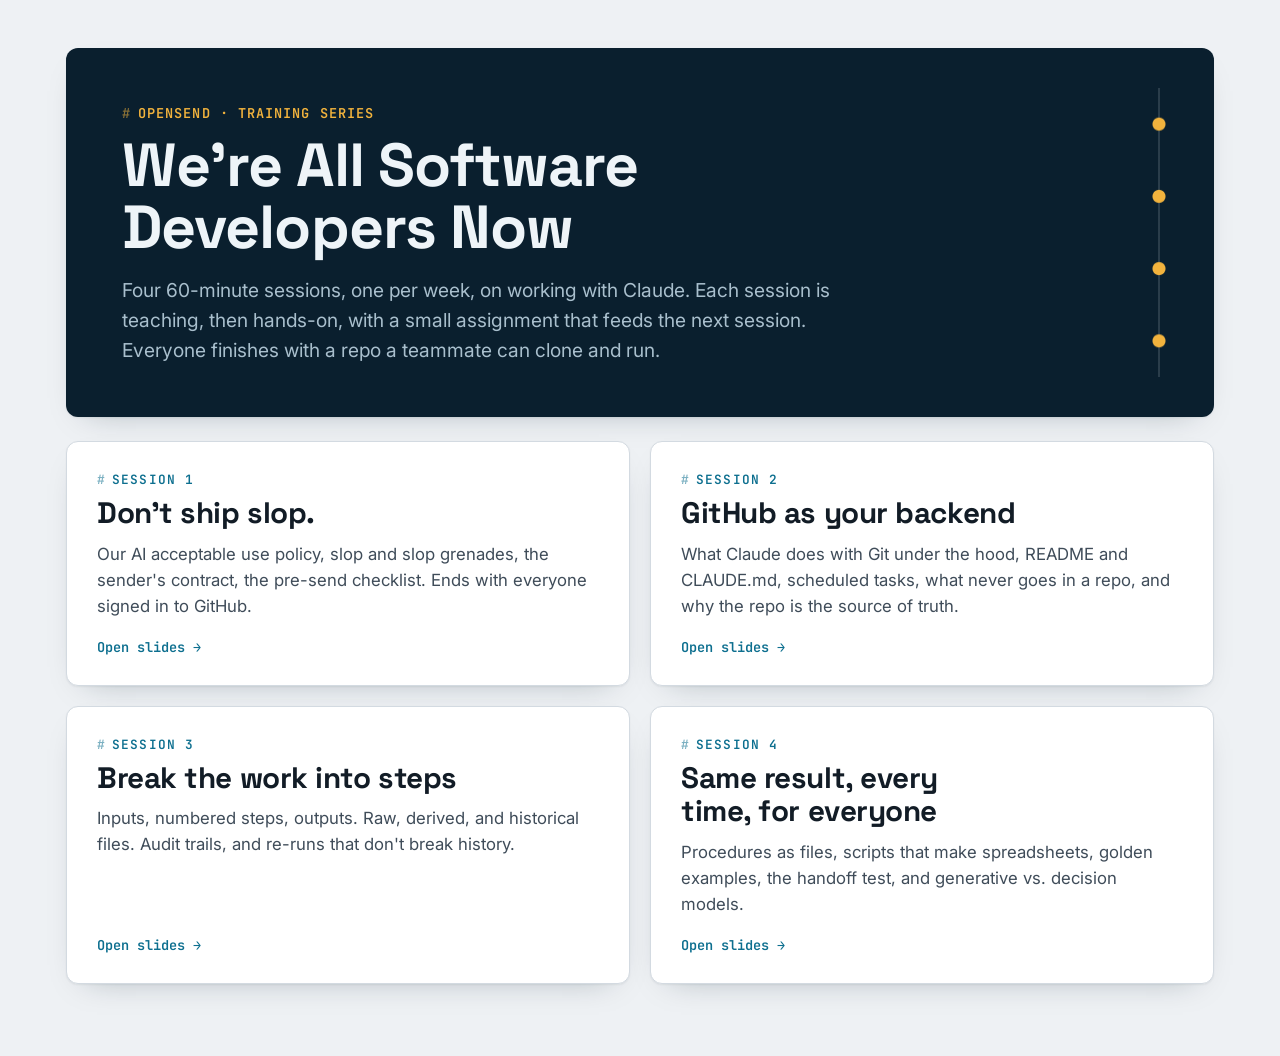
<file: slides/index.html>
<!doctype html>
<html lang="en">
<head>
<meta charset="utf-8">
<meta name="viewport" content="width=device-width, initial-scale=1">
<title>We're All Software Developers Now</title>
<link rel="preconnect" href="https://fonts.googleapis.com">
<link rel="preconnect" href="https://fonts.gstatic.com" crossorigin>
<link rel="stylesheet" href="https://fonts.googleapis.com/css2?family=Space+Grotesk:wght@500;600;700&family=Inter:wght@400;500;600;700&family=JetBrains+Mono:wght@500;600&display=swap">
<link rel="stylesheet" href="deck.css?v=2026-11-20">
</head>
<body>
<main class="index-wrap">
  <header class="index-head">
    <span class="eyebrow">Opensend · Training series</span>
    <h1>We're All Software Developers Now</h1>
    <p>Four 60-minute sessions, one per week, on working with Claude. Each session is teaching, then hands-on, with a small assignment that feeds the next session. Everyone finishes with a repo a teammate can clone and run.</p>
  </header>

  <ul class="session-list">
    <li><a href="session-01.html">
      <span class="eyebrow">Session 1</span>
      <h2>Don't ship slop.</h2>
      <p>Our AI acceptable use policy, slop and slop grenades, the sender's contract, the pre-send checklist. Ends with everyone signed in to GitHub.</p>
    </a></li>
    <li><a href="session-02.html">
      <span class="eyebrow">Session 2</span>
      <h2>GitHub as your backend</h2>
      <p>What Claude does with Git under the hood, README and CLAUDE.md, scheduled tasks, what never goes in a repo, and why the repo is the source of truth.</p>
    </a></li>
    <li><a href="session-03.html">
      <span class="eyebrow">Session 3</span>
      <h2>Break the work into steps</h2>
      <p>Inputs, numbered steps, outputs. Raw, derived, and historical files. Audit trails, and re-runs that don't break history.</p>
    </a></li>
    <li><a href="session-04.html">
      <span class="eyebrow">Session 4</span>
      <h2>Same result, every time, for everyone</h2>
      <p>Procedures as files, scripts that make spreadsheets, golden examples, the handoff test, and generative vs. decision models.</p>
    </a></li>
  </ul>

</main>
</body>
</html>
</file>
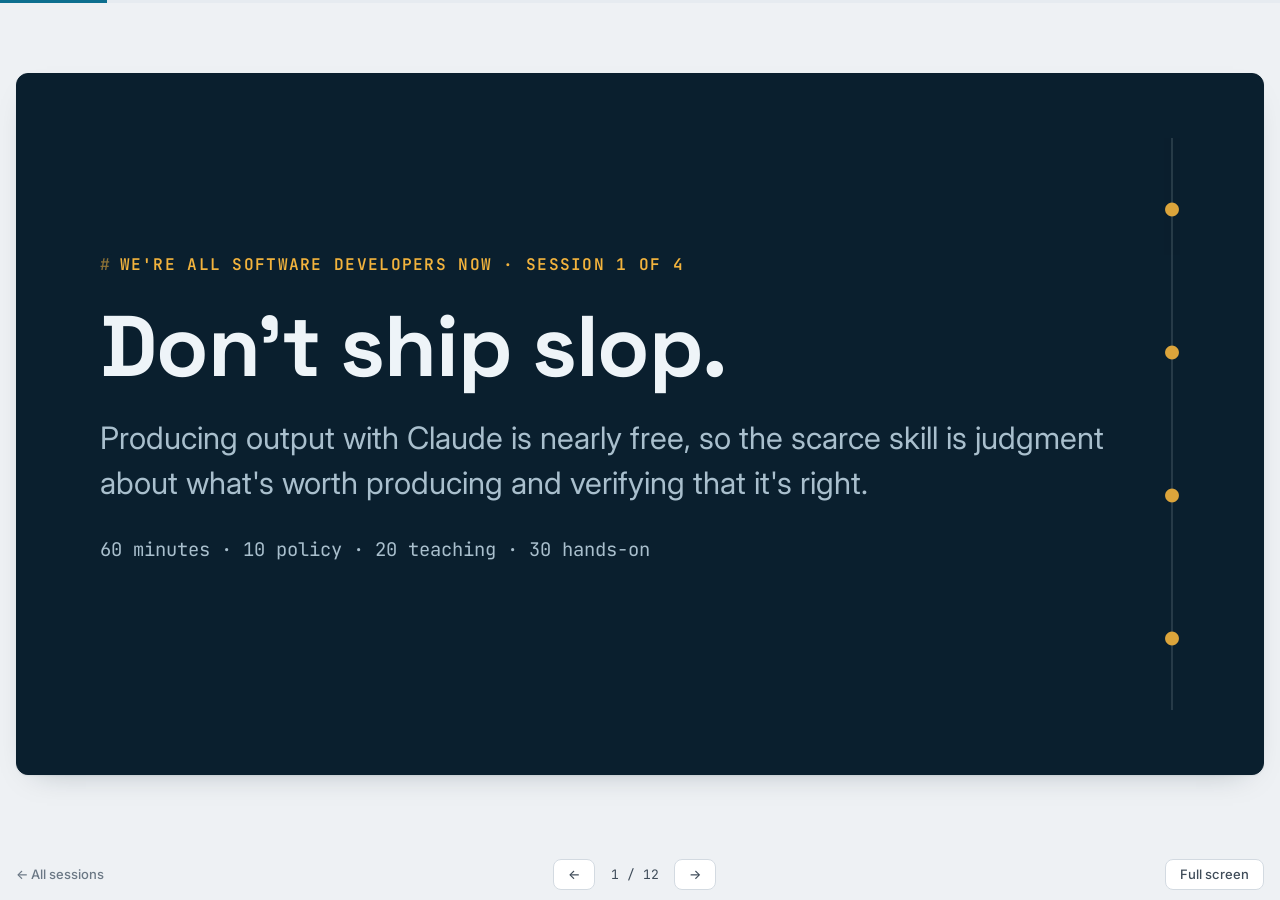
<file: slides/session-01.html>
<!doctype html>
<html lang="en">
<head>
<meta charset="utf-8">
<meta name="viewport" content="width=device-width, initial-scale=1">
<title>Session 1: Don't ship slop.</title>
<link rel="preconnect" href="https://fonts.googleapis.com">
<link rel="preconnect" href="https://fonts.gstatic.com" crossorigin>
<link rel="stylesheet" href="https://fonts.googleapis.com/css2?family=Space+Grotesk:wght@500;600;700&family=Inter:wght@400;500;600;700&family=JetBrains+Mono:wght@500;600&display=swap">
<link rel="stylesheet" href="deck.css?v=2026-11-20">
</head>
<body>
<!-- Source of truth: AGENDA.md and sessions/01/. Change those first, then this deck. -->
<main class="deck">

  <section class="slide band cover">
    <span class="eyebrow">We're All Software Developers Now · Session 1 of 4</span>
    <h1 class="hero">Don't ship slop.</h1>
    <p class="lede">Producing output with Claude is nearly free, so the scarce skill is judgment about what's worth producing and verifying that it's right.</p>
    <p class="meta">60 minutes · 10 policy · 20 teaching · 30 hands-on</p>
  </section>

  <section class="slide">
    <span class="eyebrow">Today</span>
    <h2 class="title">Sixty minutes</h2>
    <table class="agenda"><tbody>
      <tr><td class="t">10 min</td><td>Our AI acceptable use policy, with Jessica Wallen</td></tr>
      <tr><td class="t">20 min</td><td>What slop is, slop grenades, the sender's contract, the pre-send checklist, a live demo</td></tr>
      <tr><td class="t">30 min</td><td>Hands-on: a GitHub account and the GitHub CLI, signed in</td></tr>
    </tbody></table>
    <div class="slide-foot"><span>Session 1 · Don't ship slop.</span><span>Agenda</span></div>
  </section>

  <section class="slide quiet">
    <span class="eyebrow">Preface · 10 minutes</span>
    <h2 class="title">Our AI acceptable use policy</h2>
    <p class="copy">Jessica Wallen</p>
    <div class="slide-foot"><span>Session 1 · Don't ship slop.</span><span>Preface</span></div>
  </section>

  <section class="slide">
    <span class="eyebrow">What is AI slop?</span>
    <h2 class="title">Five kinds of slop</h2>
    <ul class="points">
      <li><strong>Output nobody asked for</strong></li>
      <li><strong>Claims the sender can't defend</strong></li>
      <li><strong>Length that hides the answer</strong></li>
      <li><strong>Work that transfers effort to the reader</strong></li>
      <li><strong>Terms nobody uses,</strong> made up and said with confidence: "load-bearing", "slice"</li>
    </ul>
    <div class="slide-foot"><span>Session 1 · Don't ship slop.</span><span>Teaching</span></div>
  </section>

  <section class="slide band">
    <span class="eyebrow">Slop grenades</span>
    <blockquote class="quote">“We call those ‘slop grenades’ that people toss at each other.”</blockquote>
    <p class="lede">AI output sent without being read, so the people who receive it have to review it.</p>
    <p class="cite"><strong>Tobi Lütke</strong>, CEO of Shopify, on The Knowledge Project podcast<br>Reported by Fortune, September 17, 2026 · <a href="https://fortune.com/2026/09/17/shopify-tobias-lutke-ai-slop-grenades/" target="_blank" rel="noopener">fortune.com/2026/09/17/shopify-tobias-lutke-ai-slop-grenades</a></p>
    <div class="slide-foot"><span>Session 1 · Don't ship slop.</span><span>Teaching</span></div>
  </section>

  <section class="slide">
    <span class="eyebrow">What a slop grenade costs</span>
    <h2 class="title">You save 30 minutes. Every reader pays 30.</h2>
    <div class="cost" role="img" aria-label="Skipping review saves the sender 30 minutes. Each reader spends 30 minutes reviewing: 30 minutes for 1 reader, 90 for 3 readers, 300 for a team of 10.">
      <div class="cost-row saved">
        <span class="who">You skip the review</span>
        <span class="track"><span class="bar" style="--m:30"></span><span class="val">30 min saved</span></span>
        <span class="x"></span>
      </div>
      <div class="cost-row">
        <span class="who">1 reader</span>
        <span class="track"><span class="bar" style="--m:30"></span><span class="val">30 min</span></span>
        <span class="x">1×</span>
      </div>
      <div class="cost-row">
        <span class="who">3 readers</span>
        <span class="track"><span class="bar" style="--m:90"></span><span class="val">90 min</span></span>
        <span class="x">3×</span>
      </div>
      <div class="cost-row">
        <span class="who">A team of 10</span>
        <span class="track"><span class="bar" style="--m:300"></span><span class="val">300 min</span></span>
        <span class="x">10×</span>
      </div>
    </div>
    <p class="ask">Claude should save your reader time, not add to it.</p>
    <div class="slide-foot"><span>Session 1 · Don't ship slop.</span><span>Teaching</span></div>
  </section>

  <section class="slide band">
    <span class="eyebrow">The sender's contract</span>
    <h2 class="title" style="font-size:2.6em">You own every claim in anything you send.</h2>
    <p class="lede">Claude drafts, you sign.</p>
    <div class="slide-foot"><span>Session 1 · Don't ship slop.</span><span>Teaching</span></div>
  </section>

  <section class="slide">
    <span class="eyebrow">A pre-send checklist</span>
    <h2 class="title">Four questions before you hit send</h2>
    <ol class="steps">
      <li><strong>Does it answer a question someone asked?</strong></li>
      <li><strong>Could you defend every number?</strong></li>
      <li><strong>Is it shorter than what it replaces?</strong></li>
      <li><strong>Does it use your reader's words,</strong> not terms Claude made up?</li>
    </ol>
    <p class="ask">An example skill for checking this is in the starter repo: <code>/pre-send</code></p>
    <div class="slide-foot"><span>Session 1 · Don't ship slop.</span><span>Teaching</span></div>
  </section>

  <section class="slide">
    <span class="eyebrow">Live demo</span>
    <h2 class="title">The same request, two ways</h2>
    <div class="cols">
      <div class="panel bad">
        <h3>Done as slop</h3>
        <ul class="points">
          <li>Answers a question nobody asked</li>
          <li>Numbers with no source</li>
          <li>Longer than what it replaces</li>
          <li>Invents its own terms</li>
        </ul>
      </div>
      <div class="panel good">
        <h3>Done well</h3>
        <ul class="points">
          <li>Answers the question that was asked</li>
          <li>Every number defensible</li>
          <li>Shorter than what it replaces</li>
          <li>Uses the reader's words</li>
        </ul>
      </div>
    </div>
    <div class="slide-foot"><span>Session 1 · Don't ship slop.</span><span>Demo</span></div>
  </section>

  <section class="slide band">
    <span class="eyebrow">The mindset for the rest of the series</span>
    <h2 class="title" style="font-size:2.6em">Work lives in files and folders, not in chat history.</h2>
    <div class="slide-foot"><span>Session 1 · Don't ship slop.</span><span>Teaching</span></div>
  </section>

  <section class="slide top">
    <span class="eyebrow">Hands-on · 30 minutes</span>
    <h2 class="title">Leave signed in to GitHub</h2>
    <ol class="steps">
      <li><strong>Create a GitHub account</strong> at github.com/signup, with your Opensend email</li>
      <li><strong>Open a terminal:</strong> Mac <code>Cmd + Space</code> → Terminal · Windows: <code>Windows</code> key → Terminal or PowerShell</li>
      <li><strong>Install Git, then the GitHub CLI</strong>, following <code>docs/install-github-cli.md</code></li>
      <li><strong>Sign in:</strong> <code>gh auth login</code> → GitHub.com · HTTPS · Yes · web browser · copy the code, press Enter</li>
      <li><strong>Check it:</strong> <code>gh auth status</code> shows your username</li>
      <li><strong>Tell Git who you are</strong>, then check you can reach the repo: <code>gh repo view fueled-io/os-claude-advanced-training</code></li>
    </ol>
    <p class="fine">Checklist with "done when" for every step: sessions/01/exercise.md</p>
    <div class="slide-foot"><span>Session 1 · Don't ship slop.</span><span>Hands-on</span></div>
  </section>

  <section class="slide band">
    <span class="eyebrow">Before Session 2</span>
    <h2 class="title">Assignment</h2>
    <p class="lede">Didn't finish in class? Finish these before Session 2.</p>
    <ul class="points">
      <li><strong>Install Claude Code and Claude Desktop:</strong> docs/install-claude-code.md</li>
      <li><strong>Confirm <code>gh auth status</code> succeeds</strong></li>
      <li><strong>Download your copy of this public repo:</strong> <code>gh repo fork fueled-io/os-claude-advanced-training --clone</code></li>
      <li><strong>Read CONTRIBUTING.md:</strong> what never goes in this repo, or anything you push</li>
    </ul>
    <p class="fine">Session 2 starts on the work, not on setup. Details: sessions/01/assignment.md</p>
    <div class="slide-foot"><span>Session 1 · Don't ship slop.</span><span>Assignment</span></div>
  </section>

</main>
<script src="deck.js?v=2026-11-20"></script>
</body>
</html>
</file>
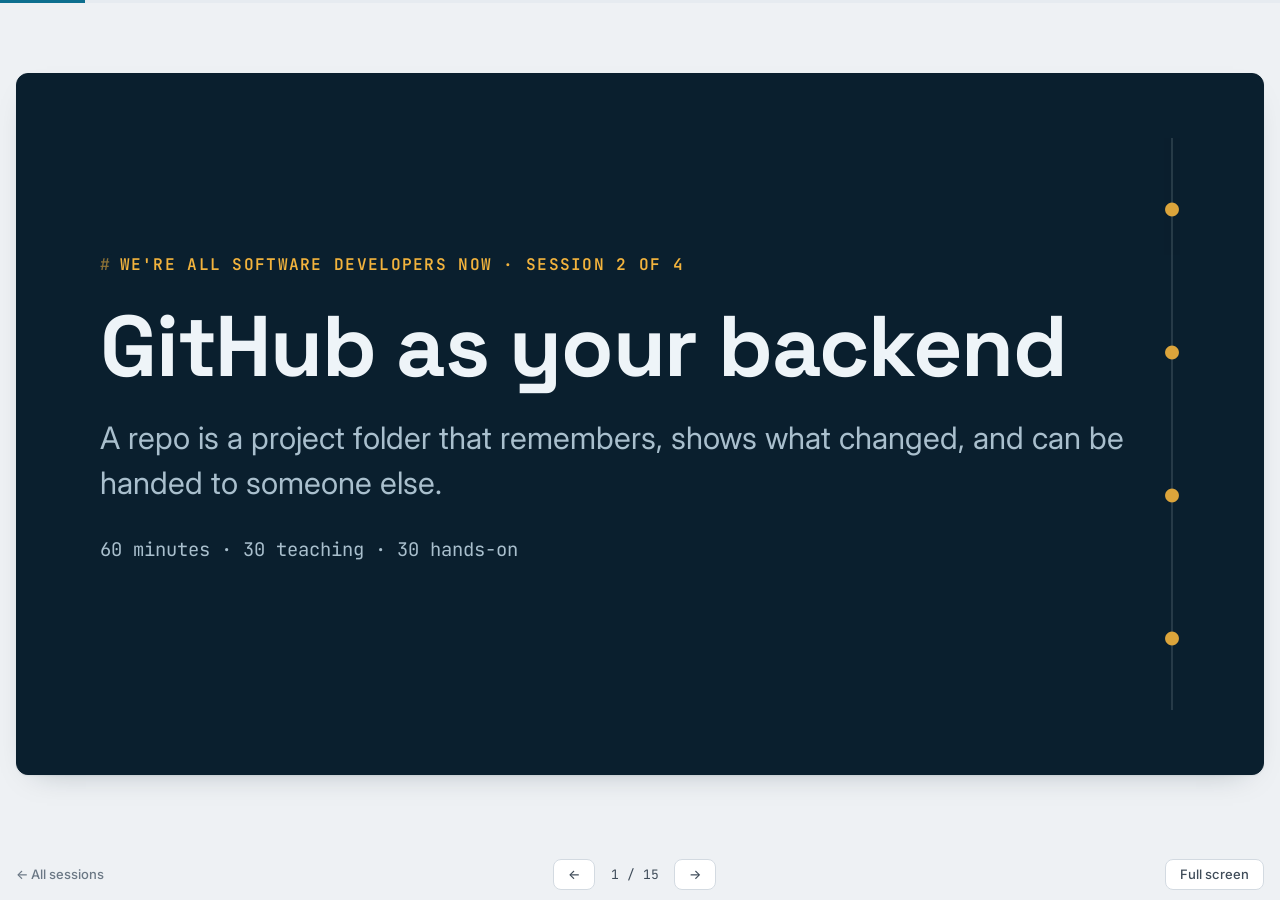
<file: slides/session-02.html>
<!doctype html>
<html lang="en">
<head>
<meta charset="utf-8">
<meta name="viewport" content="width=device-width, initial-scale=1">
<title>Session 2: GitHub as your backend</title>
<link rel="preconnect" href="https://fonts.googleapis.com">
<link rel="preconnect" href="https://fonts.gstatic.com" crossorigin>
<link rel="stylesheet" href="https://fonts.googleapis.com/css2?family=Space+Grotesk:wght@500;600;700&family=Inter:wght@400;500;600;700&family=JetBrains+Mono:wght@500;600&display=swap">
<link rel="stylesheet" href="deck.css?v=2026-11-20">
</head>
<body>
<!-- Source of truth: AGENDA.md, sessions/02/, and docs/. Change those first, then this deck. -->
<main class="deck">

  <section class="slide band cover">
    <span class="eyebrow">We're All Software Developers Now · Session 2 of 4</span>
    <h1 class="hero">GitHub as your backend</h1>
    <p class="lede">A repo is a project folder that remembers, shows what changed, and can be handed to someone else.</p>
    <p class="meta">60 minutes · 30 teaching · 30 hands-on</p>
  </section>

  <section class="slide dense">
    <span class="eyebrow">Today</span>
    <h2 class="title">Sixty minutes</h2>
    <div class="cols agenda-cols">
      <div class="panel">
        <h3>Teaching · 30 min</h3>
        <ul class="points">
          <li>Under the hood: the six things Claude does with a repo</li>
          <li>Branches, forks, and pull requests</li>
          <li>README and CLAUDE.md</li>
          <li>Memories, context, and skills</li>
          <li>Claude Code vs. Chat and Cowork, and scheduled tasks</li>
          <li>What never goes in a repo</li>
          <li>Why the repo is the source of truth</li>
        </ul>
      </div>
      <div class="panel good">
        <h3>Hands-on · 30 min</h3>
        <ul class="points">
          <li>Fork the starter repo</li>
          <li>Write a CLAUDE.md for one real workflow</li>
          <li>Have Claude make a change, and read the diff</li>
          <li>Open a pull request</li>
        </ul>
      </div>
    </div>
    <div class="slide-foot"><span>Session 2 · GitHub as your backend</span><span>Agenda</span></div>
  </section>

  <section class="slide band">
    <span class="eyebrow">Under the hood</span>
    <h2 class="title" style="font-size:2.6em">You talk to Claude. Claude runs Git.</h2>
    <p class="lede">You don't need to be a software developer, or type these commands yourself. But knowing what they do, in plain terms, lets you read what Claude is about to do and say no when it's wrong.</p>
    <div class="slide-foot"><span>Session 2 · GitHub as your backend</span><span>Teaching</span></div>
  </section>

  <section class="slide dense">
    <span class="eyebrow">Under the hood · six verbs</span>
    <h2 class="title">What Claude does with a repo, for you</h2>
    <table class="grid">
      <thead><tr><th>Verb</th><th>Command</th><th>What it does</th></tr></thead>
      <tbody>
        <tr><td><strong>clone</strong></td><td><code>gh repo clone owner/repo</code></td><td>Download a copy of a repo, with its whole history, onto your computer</td></tr>
        <tr><td><strong>diff</strong></td><td><code>git diff</code></td><td>Show exactly what changed: lines removed (−) and added (+)</td></tr>
        <tr><td><strong>commit</strong></td><td><code>git commit -m "note"</code></td><td>Save a snapshot of your changes, with a note saying what and why</td></tr>
        <tr><td><strong>push</strong></td><td><code>git push</code></td><td>Send your commits up to GitHub so others can see them. A new branch's first push: <code>git push -u origin alex-kim</code></td></tr>
        <tr><td><strong>pull</strong></td><td><code>git pull</code></td><td>Bring down what others have pushed since you last looked</td></tr>
        <tr><td><strong>merge</strong></td><td><code>git merge</code>, or <strong>Merge</strong> on a pull request</td><td>Combine one branch's changes into another. Merging a pull request is how a change lands in <code>main</code></td></tr>
      </tbody>
    </table>
    <p class="fine">Exact commands and sources: docs/git-verbs.md</p>
    <div class="slide-foot"><span>Session 2 · GitHub as your backend</span><span>Teaching</span></div>
  </section>

  <section class="slide">
    <span class="eyebrow">Branches · one slide</span>
    <h2 class="title">Your own lane in a shared repo</h2>
    <ul class="points">
      <li>A <strong>branch</strong> is a separate line of work inside the same repo</li>
      <li>Make one: <code>git switch -c alex-kim</code> · move between them: <code>git switch alex-kim</code></li>
      <li>In this series, <strong>everyone works on their own branch</strong>, named after themselves, in their own <strong>fork</strong>: a copy of the repo on GitHub under their username</li>
      <li>A <strong>pull request</strong> asks the repo's owner to review your branch, and merge it if it's right. Open it once; every push adds to it</li>
    </ul>
    <div class="slide-foot"><span>Session 2 · GitHub as your backend</span><span>Teaching</span></div>
  </section>

  <section class="slide">
    <span class="eyebrow">README and CLAUDE.md</span>
    <h2 class="title">Two files that make a repo explain itself</h2>
    <div class="cols">
      <div class="panel">
        <h3>README.md · for a person</h3>
        <ul class="points">
          <li>What this is and who it's for</li>
          <li>How to get it and run it</li>
          <li>Where things are</li>
        </ul>
      </div>
      <div class="panel good">
        <h3>CLAUDE.md · for Claude</h3>
        <ul class="points">
          <li>Who it's talking to and how</li>
          <li>The workflow, its inputs and outputs</li>
          <li>The rules it must always follow</li>
        </ul>
      </div>
    </div>
    <p class="fine">More, with examples: docs/claude-md-and-readme.md</p>
    <div class="slide-foot"><span>Session 2 · GitHub as your backend</span><span>Teaching</span></div>
  </section>

  <section class="slide dense">
    <span class="eyebrow">Memories vs. context vs. skills</span>
    <h2 class="title">What Claude knows, and for how long</h2>
    <table class="grid">
      <thead><tr><th>Thing</th><th>What it is</th></tr></thead>
      <tbody>
        <tr><td><strong>Context</strong></td><td>Everything Claude can see right now, in this conversation. It has a size limit, and it's gone when the conversation ends.</td></tr>
        <tr><td><strong>Memories</strong></td><td>Notes Claude carries from one conversation to the next.</td></tr>
        <tr><td><strong>Skills</strong></td><td>Packaged instructions Claude loads when a task calls for them.</td></tr>
        <tr><td><strong>CLAUDE.md</strong></td><td>Instructions in a file in your repo. Claude Code reads it at the start of every session, and it changes only when someone commits a change.</td></tr>
      </tbody>
    </table>
    <p class="fine">Plain-language reference with sources: docs/memory-context-skills.md</p>
    <div class="slide-foot"><span>Session 2 · GitHub as your backend</span><span>Teaching</span></div>
  </section>

  <section class="slide">
    <span class="eyebrow">Claude Code vs. Claude Chat/Cowork</span>
    <h2 class="title">Which one for which job</h2>
    <div class="cols">
      <div class="panel good">
        <h3>Claude Code</h3>
        <ul class="points">
          <li>Work that lives in files, in a repo</li>
          <li>Anything you or a teammate will run again</li>
        </ul>
      </div>
      <div class="panel">
        <h3>Claude Chat / Cowork</h3>
        <ul class="points">
          <li>Questions, drafts, thinking out loud</li>
          <li>One-off work you won't repeat</li>
        </ul>
      </div>
    </div>
    <p class="fine">Details: docs/code-vs-chat.md</p>
    <div class="slide-foot"><span>Session 2 · GitHub as your backend</span><span>Teaching</span></div>
  </section>

  <section class="slide dense">
    <span class="eyebrow">Scheduled tasks · formerly called routines</span>
    <h2 class="title">In the cloud, or on your computer</h2>
    <table class="grid">
      <thead><tr><th></th><th>Cloud scheduled task (formerly a routine)</th><th>Local scheduled task (Claude Desktop)</th></tr></thead>
      <tbody>
        <tr><td><strong>Runs on</strong></td><td>Anthropic's cloud</td><td>Your computer</td></tr>
        <tr><td><strong>Your computer</strong></td><td>Can be off</td><td>Must be awake, with Claude Desktop open</td></tr>
        <tr><td><strong>Sees</strong></td><td>Only what's on GitHub: a fresh copy of the repo</td><td>Everything in the folder, including <code>raw/</code></td></tr>
        <tr><td><strong>Starts on</strong></td><td>A schedule, an API call, or a GitHub event</td><td>A schedule</td></tr>
        <tr><td><strong>Set it up</strong></td><td>claude.ai/code/routines, or <code>/schedule</code></td><td>Claude Desktop → Code → Scheduled</td></tr>
      </tbody>
    </table>
    <p class="ask"><code>raw/</code> never goes to GitHub, so a cloud task can't see it. A workflow that reads <code>raw/</code> runs as a local task.</p>
    <p class="fine">Details and sources: docs/code-vs-chat.md</p>
    <div class="slide-foot"><span>Session 2 · GitHub as your backend</span><span>Teaching</span></div>
  </section>

  <section class="slide">
    <span class="eyebrow">.gitignore for raw inputs</span>
    <h2 class="title">Some files never go to GitHub</h2>
    <p class="copy">Exports, PDFs, spreadsheets, and your workflow's real data stay on your computer. <code>.gitignore</code> is the list of files Git refuses to commit. This repo's says:</p>
    <div class="callout">
      <span class="tag">.gitignore (excerpt)</span>
      <code>raw/*</code> · <code>derived/*</code> · <code>outputs/history/*</code> · <code>*.csv</code> · <code>*.xlsx</code> · <code>*.pdf</code> · <code>.env</code>
    </div>
    <p class="ask">It doesn't hide them from Claude. Anything Claude Code reads goes to Anthropic, so the AI acceptable use policy decides what goes in <code>raw/</code>.</p>
    <div class="slide-foot"><span>Session 2 · GitHub as your backend</span><span>Teaching</span></div>
  </section>

  <section class="slide dense">
    <span class="eyebrow">What .gitignore can't catch</span>
    <h2 class="title">Some data never goes in any repo</h2>
    <ul class="points">
      <li><strong>Personal information (PII):</strong> names, emails, phone numbers, and addresses of real people</li>
      <li><strong>Secrets:</strong> passwords, API keys, and tokens</li>
      <li><strong>Client details and real business numbers</strong></li>
    </ul>
    <p class="copy">They hide inside files you do commit, like a CLAUDE.md or a commit message. <code>.gitignore</code> only stops whole files, so read every diff.</p>
    <p class="ask">That goes for private repos too. Private limits who can read it; it doesn't make secrets or personal data safe to commit.</p>
    <div class="slide-foot"><span>Session 2 · GitHub as your backend</span><span>Teaching</span></div>
  </section>

  <section class="slide dense">
    <span class="eyebrow">What "public" means</span>
    <h2 class="title">Anyone on the internet can read this repo</h2>
    <ul class="points">
      <li><strong>Public</strong> is a GitHub setting: anyone can read the repo without an account, and that includes your fork, your branch, and your pull request</li>
      <li><strong>Private</strong> is the other setting: only people who are given access can read it</li>
      <li><strong>This training repo is public,</strong> so <code>raw/</code>, <code>derived/</code>, and <code>outputs/history/</code> all stay on your computer</li>
      <li><strong>Need an example?</strong> Make one up: "Client A", "$12,345"</li>
    </ul>
    <p class="ask">Deleting it later doesn't unpublish it. Not sure? Don't commit it.</p>
    <p class="fine">The full list: CONTRIBUTING.md</p>
    <div class="slide-foot"><span>Session 2 · GitHub as your backend</span><span>Teaching</span></div>
  </section>

  <section class="slide">
    <span class="eyebrow">Why Artifacts and Projects aren't the source of truth</span>
    <h2 class="title">Deploy there. Keep it here.</h2>
    <ul class="points">
      <li>No version history, no diff, no merge</li>
      <li>Owner-only editing on skills</li>
      <li>Instructions drift between accounts</li>
    </ul>
    <p class="ask">Projects and skills are where you <strong>deploy</strong> a procedure. The repo is where it <strong>lives</strong>.</p>
    <div class="slide-foot"><span>Session 2 · GitHub as your backend</span><span>Teaching</span></div>
  </section>

  <section class="slide top">
    <span class="eyebrow">Hands-on · 30 minutes</span>
    <h2 class="title">Your first repo change</h2>
    <ol class="steps">
      <li><strong>Fork and download:</strong> <code>gh repo fork fueled-io/os-claude-advanced-training --clone</code></li>
      <li><strong>Go in, make your branch:</strong> <code>cd os-claude-advanced-training</code> · <code>git switch -c alex-kim</code>, with your own name</li>
      <li><strong>Start Claude Code:</strong> <code>claude</code></li>
      <li><strong>Write a CLAUDE.md</strong> for one real workflow from <code>templates/CLAUDE.template.md</code></li>
      <li><strong>Have Claude make a change.</strong> Read the diff, then choose plain <strong>Yes</strong>, never "allow all edits"</li>
      <li><strong>Commit, push, open a pull request.</strong> Nothing from <code>raw/</code>, nothing sensitive</li>
    </ol>
    <p class="fine">Checklist with "done when" for every step: sessions/02/exercise.md</p>
    <div class="slide-foot"><span>Session 2 · GitHub as your backend</span><span>Hands-on</span></div>
  </section>

  <section class="slide band">
    <span class="eyebrow">Before Session 3</span>
    <h2 class="title">Assignment</h2>
    <p class="lede">Move one recurring workflow or daily task into the repo.</p>
    <ul class="points">
      <li>Its inputs go in <code>raw/</code>, off GitHub. Only files the AI policy allows</li>
      <li>How you do it today goes in your CLAUDE.md. Messy is fine; no client names or real numbers</li>
      <li>Commit and push your branch. Your pull request picks it up</li>
    </ul>
    <p class="fine">Details: sessions/02/assignment.md</p>
    <div class="slide-foot"><span>Session 2 · GitHub as your backend</span><span>Assignment</span></div>
  </section>

</main>
<script src="deck.js?v=2026-11-20"></script>
</body>
</html>
</file>
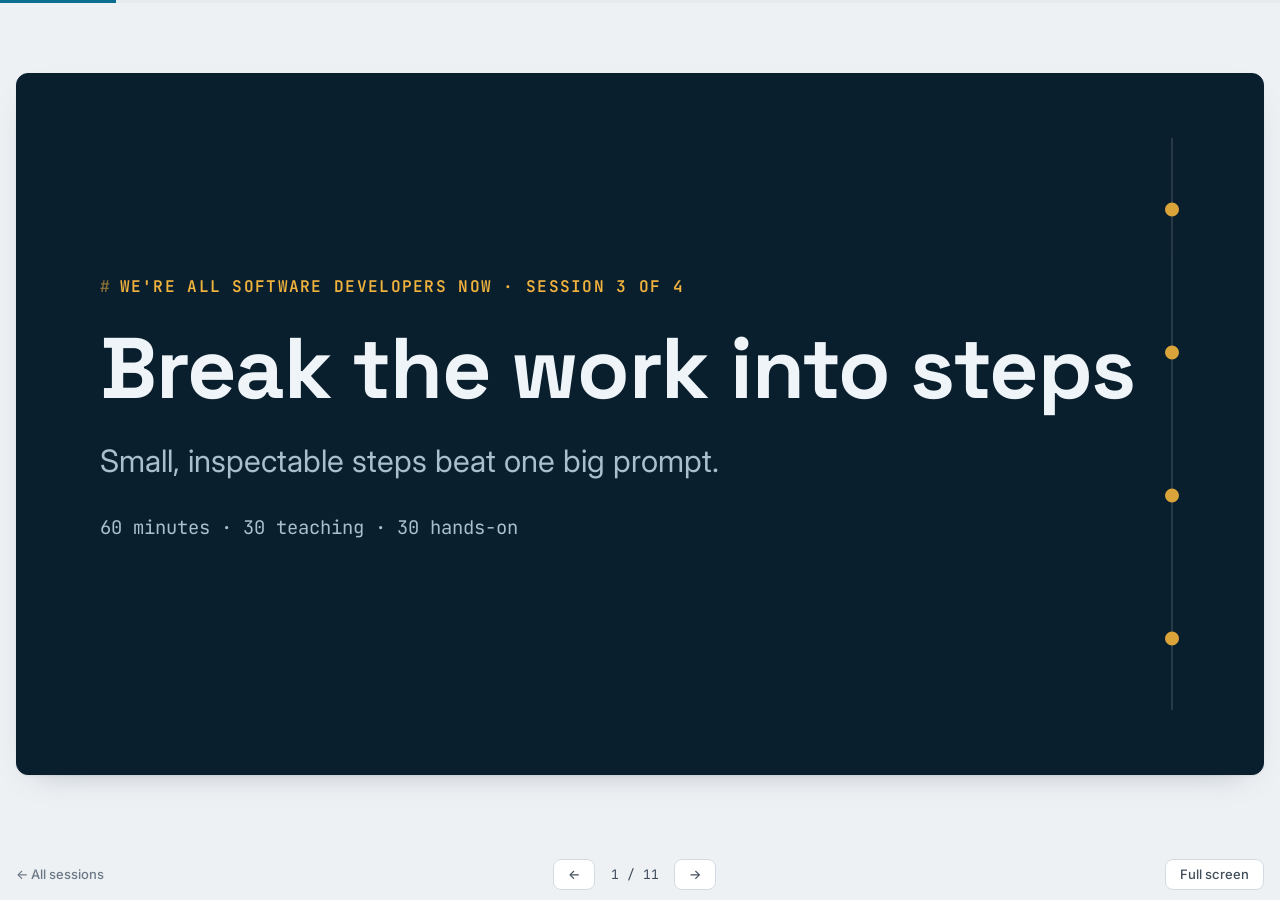
<file: slides/session-03.html>
<!doctype html>
<html lang="en">
<head>
<meta charset="utf-8">
<meta name="viewport" content="width=device-width, initial-scale=1">
<title>Session 3: Break the work into steps</title>
<link rel="preconnect" href="https://fonts.googleapis.com">
<link rel="preconnect" href="https://fonts.gstatic.com" crossorigin>
<link rel="stylesheet" href="https://fonts.googleapis.com/css2?family=Space+Grotesk:wght@500;600;700&family=Inter:wght@400;500;600;700&family=JetBrains+Mono:wght@500;600&display=swap">
<link rel="stylesheet" href="deck.css?v=2026-11-20">
</head>
<body>
<!-- Source of truth: AGENDA.md, sessions/03/, and docs/. Change those first, then this deck. -->
<main class="deck">

  <section class="slide band cover">
    <span class="eyebrow">We're All Software Developers Now · Session 3 of 4</span>
    <h1 class="hero">Break the work into steps</h1>
    <p class="lede">Small, inspectable steps beat one big prompt.</p>
    <p class="meta">60 minutes · 30 teaching · 30 hands-on</p>
  </section>

  <section class="slide">
    <span class="eyebrow">Today</span>
    <h2 class="title">Sixty minutes</h2>
    <table class="agenda"><tbody>
      <tr><td class="t">30 min</td><td>The shape · why small steps win · plan first · three kinds of file · audit trails · re-runs · Annual Rev Reporting walkthrough</td></tr>
      <tr><td class="t">30 min</td><td>Hands-on: your workflow as numbered steps, every file labeled</td></tr>
    </tbody></table>
    <div class="slide-foot"><span>Session 3 · Break the work into steps</span><span>Agenda</span></div>
  </section>

  <section class="slide">
    <span class="eyebrow">The shape</span>
    <h2 class="title">Inputs → numbered steps → outputs</h2>
    <div class="cols" style="grid-template-columns:1fr 1.4fr 1fr">
      <div class="panel"><h3>Inputs</h3><p class="copy">Raw files, exactly as they arrived</p></div>
      <div class="panel good"><h3>Steps 1, 2, 3…</h3><p class="copy">Each step its own file, with a stated definition of done</p></div>
      <div class="panel"><h3>Outputs</h3><p class="copy">The finished result, kept</p></div>
    </div>
    <p class="fine">Template: templates/workflow.template.md</p>
    <div class="slide-foot"><span>Session 3 · Break the work into steps</span><span>Teaching</span></div>
  </section>

  <section class="slide">
    <span class="eyebrow">Why small steps win</span>
    <h2 class="title">Three reasons</h2>
    <ul class="points">
      <li><strong>Checkpoints you can inspect</strong></li>
      <li><strong>Failures you can localize</strong></li>
      <li><strong>Steps you can rerun</strong> without redoing everything</li>
    </ul>
    <div class="slide-foot"><span>Session 3 · Break the work into steps</span><span>Teaching</span></div>
  </section>

  <section class="slide">
    <span class="eyebrow">Plan first</span>
    <h2 class="title">Then one step at a time</h2>
    <ol class="steps">
      <li><strong>Ask Claude to write the plan first.</strong> No files yet</li>
      <li><strong>Review the plan.</strong> Push back on any step that does two things</li>
      <li><strong>Run one step.</strong> Stop</li>
      <li><strong>Check its definition of done.</strong> Then the next step</li>
    </ol>
    <div class="slide-foot"><span>Session 3 · Break the work into steps</span><span>Teaching</span></div>
  </section>

  <section class="slide quiet">
    <span class="eyebrow">Worked example</span>
    <h2 class="title">Annual Rev Reporting</h2>
    <p class="copy">As we walk through it, look for:</p>
    <ul class="points">
      <li>What the inputs are, and where each one comes from</li>
      <li>Where the steps split, and each step's definition of done</li>
      <li>Which files are raw, which are derived, which are historical</li>
    </ul>
    <div class="slide-foot"><span>Session 3 · Break the work into steps</span><span>Walkthrough</span></div>
  </section>

  <section class="slide dense">
    <span class="eyebrow">Three kinds of file</span>
    <h2 class="title">Raw, derived, historical</h2>
    <table class="grid">
      <thead><tr><th>Kind</th><th>What it is</th><th>Lives in</th><th>Committed?</th></tr></thead>
      <tbody>
        <tr><td><span class="pill">raw</span></td><td>An input, exactly as it arrived</td><td><code>raw/</code></td><td>Never</td></tr>
        <tr><td><span class="pill go">derived</span></td><td>Made by a step, regenerated any time</td><td><code>derived/</code></td><td>Not in this public repo</td></tr>
        <tr><td><span class="pill new">historical</span></td><td>A finished result, never overwritten by a re-run</td><td><code>outputs/history/</code></td><td>Not in this public repo. In a private work repo, yes</td></tr>
      </tbody>
    </table>
    <p class="fine">Reference: docs/file-types.md</p>
    <div class="slide-foot"><span>Session 3 · Break the work into steps</span><span>Teaching</span></div>
  </section>

  <section class="slide">
    <span class="eyebrow">Audit trails</span>
    <h2 class="title">When a step changes data, write down what changed</h2>
    <ul class="points">
      <li><strong>What</strong> the step changed: rows removed, values corrected, records merged</li>
      <li><strong>Why:</strong> the rule it followed</li>
      <li><strong>How much:</strong> counts and totals before and after</li>
    </ul>
    <p class="fine">How to write one: docs/audit-trails.md</p>
    <div class="slide-foot"><span>Session 3 · Break the work into steps</span><span>Teaching</span></div>
  </section>

  <section class="slide band">
    <span class="eyebrow">Re-runs</span>
    <h2 class="title" style="font-size:2.4em">Updated routines shouldn't unintentionally break historical data on re-run.</h2>
    <p class="lede">Every run writes a new file in <code>outputs/history/</code>. Nothing writes over an old one.</p>
    <div class="slide-foot"><span>Session 3 · Break the work into steps</span><span>Teaching</span></div>
  </section>

  <section class="slide top">
    <span class="eyebrow">Hands-on · 30 minutes</span>
    <h2 class="title">Your workflow, in steps</h2>
    <ol class="steps">
      <li><strong>Ask for the plan first,</strong> from <code>templates/workflow.template.md</code></li>
      <li><strong>Give every step a done-check</strong> you can verify by looking</li>
      <li><strong>Write the files:</strong> <code>WORKFLOW.md</code> and one file per step in <code>steps/</code></li>
      <li><strong>Label every file</strong> raw, derived, or historical</li>
      <li><strong>Real data out of GitHub:</strong> in <code>raw/</code> or in <code>.gitignore</code></li>
      <li><strong>Commit and push</strong></li>
    </ol>
    <p class="fine">Checklist with "done when" for every step: sessions/03/exercise.md</p>
    <div class="slide-foot"><span>Session 3 · Break the work into steps</span><span>Hands-on</span></div>
  </section>

  <section class="slide band">
    <span class="eyebrow">Before Session 4</span>
    <h2 class="title">Assignment</h2>
    <p class="lede">Run the workflow end to end from the repo and keep the outputs.</p>
    <ul class="points">
      <li>One step at a time, checking each done-check</li>
      <li>An audit trail for every step that changes data</li>
      <li>The result goes in <code>outputs/history/</code> as a new file, on your computer</li>
    </ul>
    <p class="fine">Details: sessions/03/assignment.md</p>
    <div class="slide-foot"><span>Session 3 · Break the work into steps</span><span>Assignment</span></div>
  </section>

</main>
<script src="deck.js?v=2026-11-20"></script>
</body>
</html>
</file>
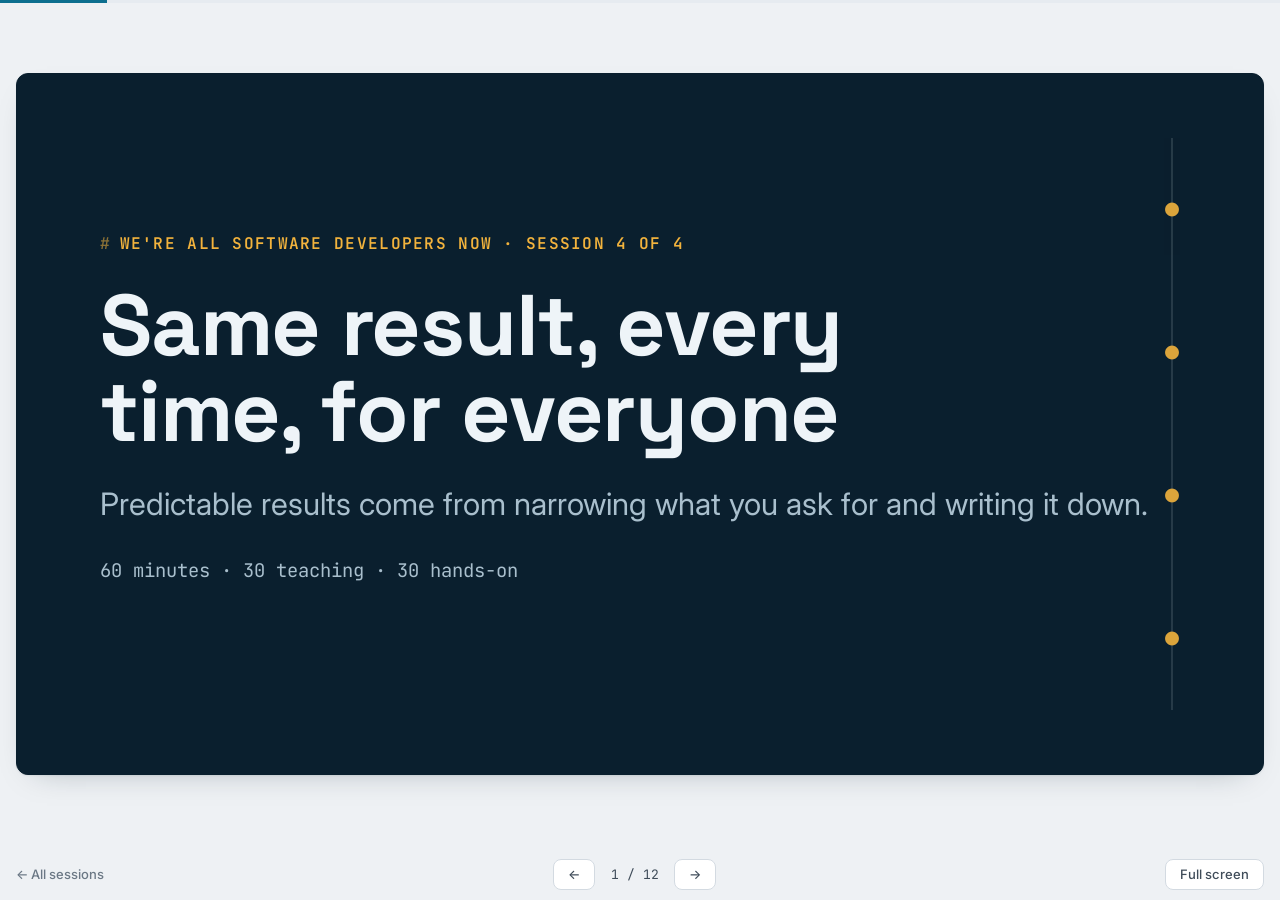
<file: slides/session-04.html>
<!doctype html>
<html lang="en">
<head>
<meta charset="utf-8">
<meta name="viewport" content="width=device-width, initial-scale=1">
<title>Session 4: Same result, every time, for everyone</title>
<link rel="preconnect" href="https://fonts.googleapis.com">
<link rel="preconnect" href="https://fonts.gstatic.com" crossorigin>
<link rel="stylesheet" href="https://fonts.googleapis.com/css2?family=Space+Grotesk:wght@500;600;700&family=Inter:wght@400;500;600;700&family=JetBrains+Mono:wght@500;600&display=swap">
<link rel="stylesheet" href="deck.css?v=2026-11-20">
</head>
<body>
<!-- Source of truth: AGENDA.md, sessions/04/, and docs/. Change those first, then this deck. -->
<main class="deck">

  <section class="slide band cover">
    <span class="eyebrow">We're All Software Developers Now · Session 4 of 4</span>
    <h1 class="hero">Same result, every time, for everyone</h1>
    <p class="lede">Predictable results come from narrowing what you ask for and writing it down.</p>
    <p class="meta">60 minutes · 30 teaching · 30 hands-on</p>
  </section>

  <section class="slide">
    <span class="eyebrow">Today</span>
    <h2 class="title">Sixty minutes</h2>
    <table class="agenda"><tbody>
      <tr><td class="t">20 min</td><td>Procedures as files · pinned inputs and output formats · scripts that make spreadsheets · golden examples · the handoff test · the honest limits</td></tr>
      <tr><td class="t">10 min</td><td>Two kinds of model</td></tr>
      <tr><td class="t">30 min</td><td>Hands-on: swap repos with a partner and run their workflow</td></tr>
    </tbody></table>
    <div class="slide-foot"><span>Session 4 · Same result, every time</span><span>Agenda</span></div>
  </section>

  <section class="slide band">
    <span class="eyebrow">Procedures as files</span>
    <h2 class="title" style="font-size:2.6em">Never as memory of what worked last time.</h2>
    <div class="slide-foot"><span>Session 4 · Same result, every time</span><span>Teaching</span></div>
  </section>

  <section class="slide">
    <span class="eyebrow">Narrow what you ask for</span>
    <h2 class="title">Pinned inputs, explicit output formats</h2>
    <ul class="points">
      <li><strong>Pinned inputs:</strong> the exact files, exports, and date ranges, written down</li>
      <li><strong>Explicit output formats:</strong> columns, order, rounding, file name</li>
    </ul>
    <p class="ask">A sample output file in the repo is the best spec.</p>
    <div class="slide-foot"><span>Session 4 · Same result, every time</span><span>Teaching</span></div>
  </section>

  <section class="slide dense">
    <span class="eyebrow">Spreadsheets</span>
    <h2 class="title">Script the spreadsheet. Don't edit it.</h2>
    <div class="cols">
      <div class="panel bad">
        <h3>Claude edits the spreadsheet</h3>
        <ul class="points">
          <li>Every run starts over, and can come out differently</li>
          <li>No diff: you can't see which cells changed, or why</li>
          <li>Next month, you ask again and hope</li>
        </ul>
      </div>
      <div class="panel good">
        <h3>Claude writes a Python script</h3>
        <ul class="points">
          <li>Reads <code>raw/</code>, writes a new file in <code>outputs/history/</code></li>
          <li>Same input, same spreadsheet, every run</li>
          <li>The script is a file: review it once, rerun it any time</li>
        </ul>
      </div>
    </div>
    <p class="fine">How to ask for it, and what you need: docs/spreadsheets-and-scripts.md</p>
    <div class="slide-foot"><span>Session 4 · Same result, every time</span><span>Teaching</span></div>
  </section>

  <section class="slide">
    <span class="eyebrow">Golden examples</span>
    <h2 class="title">One known input, one known correct output</h2>
    <p class="copy">So anyone can check the workflow still works: run it on the golden input and compare with the golden output.</p>
    <p class="fine">Template: templates/golden-example-README.template.md · Reference: docs/golden-examples.md</p>
    <div class="slide-foot"><span>Session 4 · Same result, every time</span><span>Teaching</span></div>
  </section>

  <section class="slide">
    <span class="eyebrow">The handoff test</span>
    <h2 class="title">A teammate clones the repo cold and runs it</h2>
    <div class="callout">
      <span class="tag">The rule</span>
      A different answer means the repo is missing something.
    </div>
    <div class="slide-foot"><span>Session 4 · Same result, every time</span><span>Teaching</span></div>
  </section>

  <section class="slide quiet">
    <span class="eyebrow">The honest limits</span>
    <h2 class="title">Some workflows need more than claude.ai</h2>
    <p class="copy">claude.ai can't pin model or effort per project, so some workflows need a real agent behind an API.</p>
    <p class="ask">If yours is one of them, flag it to Sean and we'll scope it.</p>
    <div class="slide-foot"><span>Session 4 · Same result, every time</span><span>Teaching</span></div>
  </section>

  <section class="slide">
    <span class="eyebrow">Two kinds of model · 10 minutes</span>
    <h2 class="title">Generative vs. decision</h2>
    <div class="cols">
      <div class="panel">
        <h3>Generative models</h3>
        <ul class="points"><li>Write and reason</li></ul>
      </div>
      <div class="panel good">
        <h3>Decision models</h3>
        <ul class="points">
          <li>Pick from options you already know, with a calibrated probability</li>
          <li><strong>Jev</strong> is the decision model we use</li>
          <li>OpenAI Decisions, Clef, and Microsoft-Decision-1 are the same category</li>
        </ul>
      </div>
    </div>
    <div class="slide-foot"><span>Session 4 · Same result, every time</span><span>Teaching</span></div>
  </section>

  <section class="slide">
    <span class="eyebrow">Is it a decision-model question?</span>
    <h2 class="title">If the answer is one of a few options you already know, it is.</h2>
    <div class="callout">
      <span class="tag">The threshold</span>
      The confidence threshold is a policy you set, and everything below the line goes to a person.
    </div>
    <p class="fine">Reference: docs/decision-models.md</p>
    <div class="slide-foot"><span>Session 4 · Same result, every time</span><span>Teaching</span></div>
  </section>

  <section class="slide top">
    <span class="eyebrow">Hands-on · 30 minutes</span>
    <h2 class="title">Pairs swap repos and run each other's workflow</h2>
    <ol class="steps">
      <li><strong>Your golden example</strong>, made-up data, is in <code>golden/</code> and pushed</li>
      <li><strong>Get your partner's work:</strong> <code>gh pr checkout 12</code> (their pull request number)</li>
      <li><strong>Run it cold</strong>, without asking them. Write down every question you'd have asked</li>
      <li><strong>Compare</strong> with their golden output</li>
      <li><strong>Hand back the gaps</strong>, then <code>git switch alex-kim</code> (yours)</li>
    </ol>
    <p class="fine">Checklist with "done when" for every step: sessions/04/exercise.md</p>
    <div class="slide-foot"><span>Session 4 · Same result, every time</span><span>Hands-on</span></div>
  </section>

  <section class="slide band">
    <span class="eyebrow">Graduation</span>
    <h1 class="hero" style="font-size:2.6em">Every participant has a repo someone else has successfully run.</h1>
    <p class="fine">Fix your gaps, rerun the handoff test: sessions/04/assignment.md</p>
  </section>

</main>
<script src="deck.js?v=2026-11-20"></script>
</body>
</html>
</file>
<file: slides/deck.css>
/*
  Slide deck styles for We're All Software Developers Now.
  Layout: 16:9 slides on a cool slate ground; deep harbour-blue bands for
  statements; one amber highlight for "the ask"; mono type for the Git vocabulary.
*/
:root{
  --ground:#eef1f4; --ground-2:#e3e8ed; --card:#ffffff; --card-2:#f2f5f8;
  --ink:#121c26; --ink-2:#3f4c59; --ink-3:#6b7885;
  --accent:#0d6f8f; --accent-strong:#0a4f68; --accent-soft:#dcebf1;
  --band:#0f2e42; --band-cover:#0a1f2e; --on-band:#eef4f8; --on-band-2:#a9bfcd;
  --band-line:rgba(238,244,248,.14); --band-chip:rgba(238,244,248,.10);
  --hi:#f2b33d; --hi-ink:#1d1406; --hi-soft:#fdf1d8;
  --good-bg:#e6f2f6; --good-line:#9fcadb;
  --border:#d3dae1; --border-soft:#e6ebf0;
  --shadow:0 1px 2px rgba(18,28,38,.06), 0 12px 32px -20px rgba(10,31,46,.35);
  --radius:12px;
  --u:min(1vw, 1.6vh);
  --display:'Space Grotesk','Inter',system-ui,-apple-system,'Segoe UI',Roboto,Helvetica,Arial,sans-serif;
  --body:'Inter',system-ui,-apple-system,'Segoe UI',Roboto,Helvetica,Arial,sans-serif;
  --mono:'JetBrains Mono',ui-monospace,'SF Mono',Menlo,Consolas,monospace;
}
@media (prefers-color-scheme: dark){
  :root:not([data-theme="light"]){
    --ground:#0b1218; --ground-2:#101a22; --card:#131f29; --card-2:#182733;
    --ink:#e8eef3; --ink-2:#b4c1cc; --ink-3:#7f8f9c;
    --accent:#4fb3d4; --accent-strong:#8ad1e8; --accent-soft:#16384a;
    --band:#0f3248; --band-cover:#0a2333; --on-band:#eef4f8; --on-band-2:#9db6c6;
    --hi:#f2b33d; --hi-ink:#1d1406; --hi-soft:#3a2c10;
    --good-bg:#122d3a; --good-line:#2d6a82;
    --border:#24333f; --border-soft:#1c2a35;
    --shadow:0 1px 2px rgba(0,0,0,.3), 0 14px 34px -22px rgba(0,0,0,.7);
    color-scheme:dark;
  }
}
:root[data-theme="dark"]{
  --ground:#0b1218; --ground-2:#101a22; --card:#131f29; --card-2:#182733;
  --ink:#e8eef3; --ink-2:#b4c1cc; --ink-3:#7f8f9c;
  --accent:#4fb3d4; --accent-strong:#8ad1e8; --accent-soft:#16384a;
  --band:#0f3248; --band-cover:#0a2333; --on-band:#eef4f8; --on-band-2:#9db6c6;
  --hi:#f2b33d; --hi-ink:#1d1406; --hi-soft:#3a2c10;
  --good-bg:#122d3a; --good-line:#2d6a82;
  --border:#24333f; --border-soft:#1c2a35;
  --shadow:0 1px 2px rgba(0,0,0,.3), 0 14px 34px -22px rgba(0,0,0,.7);
  color-scheme:dark;
}

*{box-sizing:border-box}
html{-webkit-text-size-adjust:100%}
body{
  margin:0;background:var(--ground);color:var(--ink);
  font-family:var(--body);line-height:1.5;
  -webkit-font-smoothing:antialiased;text-rendering:optimizeLegibility;
}
h1,h2,h3{font-family:var(--display);color:var(--ink);text-wrap:balance;margin:0;letter-spacing:-.015em}
p{margin:0}
strong{font-weight:600;color:var(--ink)}
a{color:var(--accent)}
a:focus-visible,button:focus-visible{outline:2px solid var(--hi);outline-offset:2px}
code{white-space:nowrap;font-family:var(--mono);font-size:.84em;font-weight:500;color:var(--accent-strong);background:var(--accent-soft);border-radius:5px;padding:.08em .38em}

/* ---------- slides (stacked: no-JS, print, and the default) ---------- */
.deck{display:flex;flex-direction:column;align-items:center;gap:calc(var(--u)*3);padding:calc(var(--u)*3) max(16px, env(safe-area-inset-right, 0px)) calc(var(--u)*3) max(16px, env(safe-area-inset-left, 0px))}
.slide{
  position:relative;width:min(100%, 160vh);max-width:100%;aspect-ratio:16/9;
  background:var(--card);border:1px solid var(--border);border-radius:var(--radius);box-shadow:var(--shadow);
  padding:calc(var(--u)*5) calc(var(--u)*6.5) calc(var(--u)*7.5);
  display:flex;flex-direction:column;justify-content:center;overflow:hidden;
  font-size:calc(var(--u)*2.1);
}
/* a thin accent rule along the top edge of content slides */
.slide:not(.band)::before{content:"";position:absolute;left:0;right:0;top:0;height:calc(var(--u)*.45);background:var(--accent)}
.slide.quiet::before{background:var(--hi)}
.slide.top,.slide.dense{font-size:calc(var(--u)*1.6)}
.slide.top ol.steps li,.slide.top ul.points li{--pad:.62em}
.slide.top ol.steps,.slide.top ul.points{margin-top:1.2em}
.slide.band{background:var(--band);color:var(--on-band);border-color:var(--band)}
.slide.band.cover{background:var(--band-cover);border-color:var(--band-cover)}
/* the cover carries a faint commit graph: one line, a dot per session */
.slide.band.cover::after{
  content:"";position:absolute;right:calc(var(--u)*6.5);top:calc(var(--u)*5);bottom:calc(var(--u)*5);width:calc(var(--u)*1.2);
  background:
    radial-gradient(circle at 50% 50%,var(--hi) 0 calc(var(--u)*.5),transparent calc(var(--u)*.5 + 1px)) 0 0/100% 25% repeat-y,
    linear-gradient(var(--band-line),var(--band-line)) center/2px 100% no-repeat;
  opacity:.9;
}
.slide.band h1,.slide.band h2,.slide.band h3,.slide.band strong{color:var(--on-band)}
.band code{background:var(--band-chip);color:var(--on-band)}
.band .ask code{background:rgba(29,20,6,.1);color:var(--hi-ink)}
.slide.quiet{background:var(--card-2)}
.slide.top{justify-content:flex-start}

/* ---------- deck mode (deck.js adds .deck-on) ---------- */
body.deck-on{overflow:hidden;height:100vh}
body.deck-on .deck{height:100vh;justify-content:center;padding-block:0 calc(var(--u)*4)}
body.deck-on .slide{display:none;width:min(100%, 150vh)}
body.deck-on .slide.active{display:flex;animation:slide-in .28s ease-out}
@keyframes slide-in{from{opacity:.4;transform:translateY(6px)}to{opacity:1;transform:none}}
@media (prefers-reduced-motion:reduce){body.deck-on .slide.active{animation:none}}

.progress{display:none}
body.deck-on .progress{display:block;position:fixed;left:0;right:0;top:0;height:3px;background:var(--border-soft);z-index:5;margin-top:env(safe-area-inset-top, 0px)}
.progress span{display:block;height:100%;width:0;background:var(--accent);transition:width .25s ease}

.controls{display:none}
body.deck-on .controls{
  display:flex;position:fixed;left:0;right:0;bottom:0;align-items:center;justify-content:space-between;gap:12px;
  padding:10px max(16px, env(safe-area-inset-right, 0px)) calc(10px + env(safe-area-inset-bottom, 0px)) max(16px, env(safe-area-inset-left, 0px));
  font-size:13px;color:var(--ink-3);
}
.controls a{color:var(--ink-3);text-decoration:none;font-weight:500}
.controls a::before{content:"← "}
.controls a:hover{color:var(--accent)}
.controls button{
  font:inherit;font-weight:500;color:var(--ink-2);background:var(--card);border:1px solid var(--border);border-radius:8px;
  padding:5px 14px;cursor:pointer;
}
.controls button:hover{border-color:var(--accent);color:var(--accent)}
.controls .nav{display:flex;align-items:center;gap:10px}
.controls .count{font-family:var(--mono);font-variant-numeric:tabular-nums;min-width:4.5em;text-align:center;color:var(--ink-2)}

/* ---------- type ---------- */
.eyebrow{
  display:inline-flex;align-items:center;gap:.5em;align-self:flex-start;
  font-family:var(--mono);font-weight:600;font-size:.6em;letter-spacing:.08em;text-transform:uppercase;color:var(--accent);
}
.eyebrow::before{content:"#";opacity:.55}
.band .eyebrow{color:var(--hi)}
h1.hero{font-weight:700;font-size:3.2em;line-height:1;margin-top:.3em;max-width:13em}
h2.title{font-weight:700;font-size:2.05em;line-height:1.08;margin-top:.25em}
.lede{font-size:1.15em;line-height:1.45;margin-top:.9em;max-width:36em}
.band .lede{color:var(--on-band-2)}
.copy{color:var(--ink-2);line-height:1.55;margin-top:.8em;max-width:42em}
.fine{font-family:var(--mono);font-size:.62em;color:var(--ink-3);margin-top:1.4em}
.band .fine{color:var(--on-band-2)}
.meta{font-family:var(--mono);font-size:.7em;margin-top:1.6em;color:var(--on-band-2)}

/* the one highlight: the single ask */
.ask{margin-top:1.2em;align-self:flex-start;background:var(--hi);color:var(--hi-ink);border-radius:8px;padding:.55em .95em;font-weight:600;font-size:.95em;max-width:44em}
.ask strong{color:var(--hi-ink)}
.ask code{background:rgba(29,20,6,.1);color:var(--hi-ink)}

/* ---------- quote slide ---------- */
blockquote.quote{margin:.4em 0 0;font-family:var(--display);font-weight:600;font-size:2.4em;line-height:1.1;text-wrap:balance;max-width:20em}
.band blockquote.quote{color:var(--on-band)}
.cite{margin-top:1.4em;font-size:.72em;line-height:1.5;color:var(--ink-3)}
.band .cite{color:var(--on-band-2)}
.band .cite a{color:var(--hi);text-underline-offset:.2em}
.band .cite a:hover{color:var(--on-band)}

/* ---------- cost chart: bars to scale, one segment per 30 minutes ---------- */
.cost{margin-top:1.5em;display:grid;grid-template-columns:auto 1fr auto;column-gap:1em;row-gap:.9em;align-items:center}
.cost + .ask{margin-top:1.8em}
.cost-row{display:contents}
.cost .who{font-weight:600;color:var(--ink);white-space:nowrap;font-size:.9em}
.cost .track{display:flex;align-items:center;gap:.5em;min-width:0}
.cost .bar{flex:none;height:1.75em;border-radius:5px;width:calc((100% - 5.2em) * var(--m) / 300);
  background:var(--accent-strong) repeating-linear-gradient(90deg,transparent 0 calc(100% * 30 / var(--m) - 3px),var(--card) calc(100% * 30 / var(--m) - 3px) calc(100% * 30 / var(--m)))}
.cost .saved .bar{background:var(--hi)}
.cost .val{white-space:nowrap;font-family:var(--mono);font-weight:600;font-size:.85em;color:var(--ink);font-variant-numeric:tabular-nums}
.cost .x{font-family:var(--display);font-weight:700;font-size:1.5em;line-height:1;color:var(--accent-strong);min-width:2.2em;text-align:right;font-variant-numeric:tabular-nums}

/* ---------- lists ---------- */
ul.points{list-style:none;margin:.9em 0 0;padding:0;max-width:44em}
ul.points li{--pad:.42em;position:relative;padding:var(--pad) 0 var(--pad) 1.2em;border-bottom:1px solid var(--border-soft);color:var(--ink-2);line-height:1.45}
ul.points li:last-child{border-bottom:0}
ul.points li::before{content:"";position:absolute;left:0;top:calc(var(--pad) + .725em);transform:translateY(-50%);width:.45em;height:.45em;border-radius:2px;background:var(--accent)}
ul.points strong{color:var(--ink)}
.band ul.points li{color:var(--on-band-2);border-color:var(--band-line)}
.band ul.points li::before{background:var(--hi)}

ol.steps{list-style:none;margin:.9em 0 0;padding:0;counter-reset:s;max-width:46em}
ol.steps li{--pad:.42em;counter-increment:s;position:relative;padding:var(--pad) 0 var(--pad) 2.1em;border-bottom:1px solid var(--border-soft);color:var(--ink-2);line-height:1.45}
ol.steps li:last-child{border-bottom:0}
ol.steps li::before{
  content:counter(s);position:absolute;left:0;width:1.4em;height:1.4em;border-radius:6px;
  background:var(--accent-soft);color:var(--accent-strong);font-family:var(--mono);font-size:.82em;font-weight:600;line-height:1;
  display:flex;align-items:center;justify-content:center;
  top:calc((var(--pad) + .725em) / .82);transform:translateY(-50%);
}
ol.steps strong{color:var(--ink)}

/* ---------- tables ---------- */
table.agenda{border-collapse:collapse;width:100%;max-width:40em;margin-top:.9em}
.agenda td{padding:.75em 0;border-bottom:1px solid var(--border-soft);vertical-align:baseline;color:var(--ink-2)}
.agenda tr:last-child td{border-bottom:0}
.agenda .t{font-family:var(--mono);font-variant-numeric:tabular-nums;white-space:nowrap;width:6em;color:var(--accent);font-weight:600;font-size:.9em}

table.grid{border-collapse:collapse;width:100%;margin-top:1.1em;font-size:.88em;background:var(--card);border:1px solid var(--border);border-radius:10px;overflow:hidden}
.grid th,.grid td{text-align:left;padding:.72em .9em;border-bottom:1px solid var(--border-soft);vertical-align:top;color:var(--ink-2)}
.grid thead th{background:var(--card-2);font-family:var(--mono);font-weight:600;font-size:.68em;letter-spacing:.06em;text-transform:uppercase;color:var(--ink-3)}
.grid tbody tr:last-child td{border-bottom:0}
.grid td:first-child{white-space:nowrap}

/* ---------- blocks ---------- */
.callout{border-left:3px solid var(--hi);background:var(--hi-soft);border-radius:0 10px 10px 0;padding:.85em 1.15em;margin-top:1.1em;max-width:44em;color:var(--ink)}
.callout .tag{font-family:var(--mono);font-size:.6em;font-weight:600;letter-spacing:.08em;text-transform:uppercase;color:var(--ink-3);display:block;margin-bottom:.35em}
.cols{display:grid;grid-template-columns:1fr 1fr;gap:1.2em;margin-top:1.1em}
.cols > *{min-width:0}
.agenda-cols{margin-top:1.3em}
.agenda-cols .panel h3{color:var(--accent-strong)}
.agenda-cols ul.points li{--pad:.36em}
.panel{border:1px solid var(--border);border-radius:10px;background:var(--card);padding:.95em 1.15em}
.panel h3{font-size:1.1em;font-weight:700}
.panel.bad{background:var(--card-2)}
.panel.bad h3{color:var(--ink-3)}
.panel.bad ul.points li::before{background:var(--ink-3)}
.panel.good{border-color:var(--good-line);background:var(--good-bg)}
.panel.good h3{color:var(--accent-strong)}
.panel ul.points{margin-top:.45em}
.pill{display:inline-block;font-family:var(--mono);font-size:.62em;font-weight:600;letter-spacing:.04em;text-transform:uppercase;padding:.18em .7em;border-radius:6px;border:1px solid var(--border);background:var(--card-2);color:var(--ink-2);white-space:nowrap;vertical-align:middle}
.pill.go{border-color:var(--good-line);background:var(--good-bg);color:var(--accent-strong)}
.pill.new{border-color:var(--hi);background:var(--hi);color:var(--hi-ink)}
.slide-foot{position:absolute;left:calc(var(--u)*6.5);right:calc(var(--u)*6.5);bottom:calc(var(--u)*2.4);display:flex;justify-content:space-between;gap:1em;font-family:var(--mono);font-size:.5em;letter-spacing:.06em;text-transform:uppercase;color:var(--ink-3)}
.band .slide-foot{color:var(--on-band-2)}

/* ---------- index page ---------- */
.index-wrap{max-width:1180px;margin:0 auto;padding-block:48px 72px;padding-left:max(16px, env(safe-area-inset-left, 0px));padding-right:max(16px, env(safe-area-inset-right, 0px))}
.index-head{position:relative;overflow:hidden;background:var(--band-cover);color:var(--on-band);border-radius:var(--radius);padding:52px 56px;box-shadow:var(--shadow)}
.index-head::after{content:"";position:absolute;right:48px;top:40px;bottom:40px;width:14px;
  background:radial-gradient(circle at 50% 50%,var(--hi) 0 6px,transparent 7px) 0 0/100% 25% repeat-y,linear-gradient(var(--band-line),var(--band-line)) center/2px 100% no-repeat}
.index-head h1{color:var(--on-band);font-weight:700;font-size:clamp(2.2rem,6vw,3.8rem);line-height:1.02;margin-top:10px;max-width:14em}
.index-head .eyebrow{font-size:.85rem;color:var(--hi)}
.index-head p{margin-top:18px;font-size:1.2rem;line-height:1.55;color:var(--on-band-2);max-width:38em}
.session-list{list-style:none;margin:24px 0 0;padding:0;display:grid;grid-template-columns:1fr 1fr;gap:20px;counter-reset:sess}
.session-list li{min-width:0}
.session-list a{position:relative;display:flex;flex-direction:column;height:100%;background:var(--card);border:1px solid var(--border);border-radius:var(--radius);box-shadow:var(--shadow);padding:28px 30px;text-decoration:none;color:var(--ink-2);transition:border-color .15s,transform .15s}
.session-list a:hover{border-color:var(--accent);transform:translateY(-2px)}
.session-list a::after{content:"Open slides →";margin-top:auto;padding-top:18px;font-family:var(--mono);font-size:.85rem;font-weight:600;color:var(--accent)}
.session-list .eyebrow{font-size:.8rem}
.session-list h2{font-weight:700;font-size:1.85rem;line-height:1.12;color:var(--ink);margin-top:8px}
.session-list p{margin-top:10px;font-size:1.05rem;line-height:1.55}
@media (prefers-reduced-motion:reduce){.session-list a{transition:none}.session-list a:hover{transform:none}}
@media (max-width:640px){
  .session-list{grid-template-columns:1fr}
  .index-head{padding:28px 22px}
  .index-head::after{display:none}
  .cols{grid-template-columns:1fr}
}

/* ---------- print: one slide per page ---------- */
@media print{
  @page{size:landscape;margin:0}
  body{background:#fff}
  .controls,.progress{display:none !important}
  .deck{padding:0;gap:0}
  .slide,body.deck-on .slide{display:flex !important;width:100vw;height:100vh;aspect-ratio:auto;border-radius:0;box-shadow:none;border:0;page-break-after:always;--u:1vw;animation:none}
}
</file>
